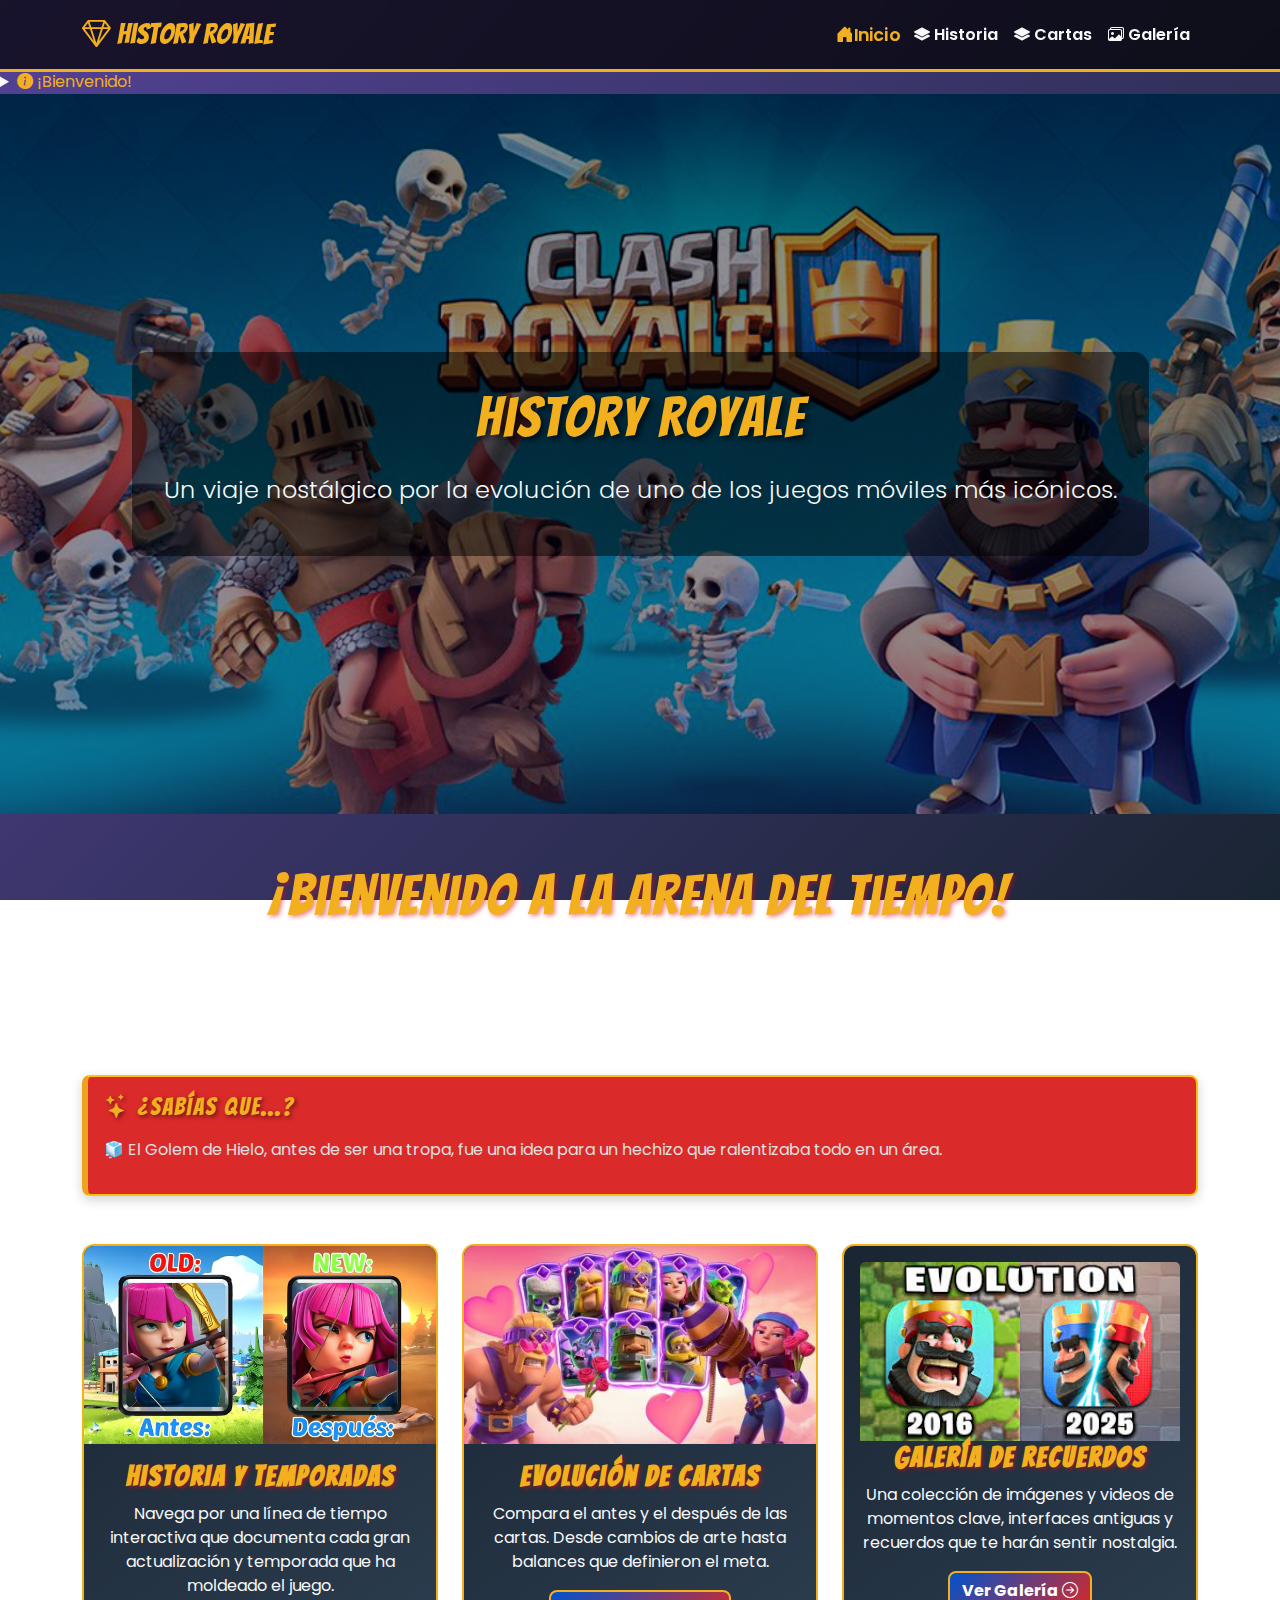
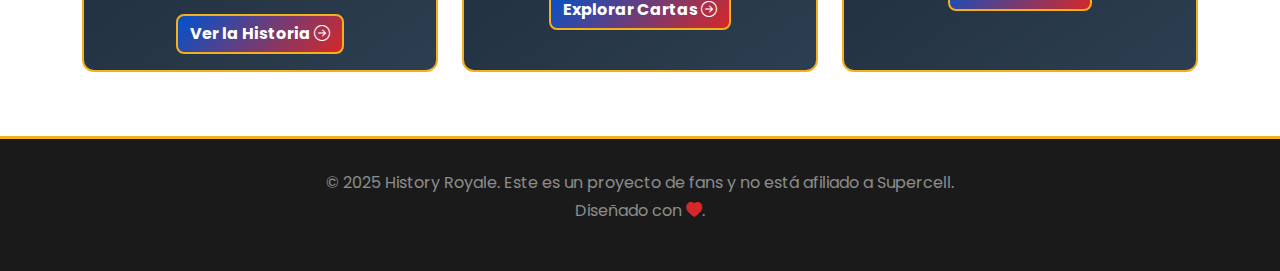
<file: index.html>
<!DOCTYPE html>
<html lang="es">
<head>
    <meta charset="UTF-8">
    <title>History Royale - La Evolución del Juego</title>
    
    <!-- Bootstrap CSS -->
    <link href="https://cdn.jsdelivr.net/npm/bootstrap@5.3.3/dist/css/bootstrap.min.css" rel="stylesheet">
    
    <!-- Bootstrap Icons -->
    <link rel="stylesheet" href="https://cdn.jsdelivr.net/npm/bootstrap-icons@1.11.3/font/bootstrap-icons.min.css">
    
    <!-- Google Fonts -->
    <link rel="preconnect" href="https://fonts.googleapis.com">
    <link rel="preconnect" href="https://fonts.gstatic.com" crossorigin>
    <link href="https://fonts.googleapis.com/css2?family=Bangers&family=Poppins:wght@400;600&display=swap" rel="stylesheet">

    <link rel="stylesheet" href="clash.css">
</head>
<body>
    <details>
        <summary> 
              <i class="bi bi-info-circle-fill text-gold"></i> <span class="text-gold">¡Bienvenido!</span>
          
         </summary>
        <p>
        <i class ="bi bi-gem text-gold text-gold"></i> <span class="text-gold">Explora las secciones de Historia, Cartas y Galería para descubrir la evolución de Clash Royale(Ponganos 10 Teacher<i class="bi bi-heart-fill heart-red"></i>).</span>
        </p>
    </summary>
</details>
 
    <!-- Barra de navegación: enlaces principales del sitio (Inicio, Historia, Cartas, Galería) -->
    <nav class="navbar navbar-expand-lg navbar-dark fixed-top">
        <div class="container">
            <a class="navbar-brand" href="index.html"><i class="bi bi-gem"></i> History Royale</a>
            <button class="navbar-toggler" type="button" data-bs-toggle="collapse" data-bs-target="#navbarNav" aria-controls="navbarNav" aria-expanded="false" aria-label="Toggle navigation">
                <span class="navbar-toggler-icon"></span>
            </button>
            <div class="collapse navbar-collapse" id="navbarNav">
                <ul class="navbar-nav ms-auto">
                    <li class="nav-item">

                        <!-- Enlace principal: vuelve a la página de inicio -->
                        <a class="nav-link active" aria-current="page" href="index.html"><i class="bi bi-house-door-fill"></i>Inicio</a>
                    </li>
                    <li class="nav-item">
                        <a class="nav-link" href="history.html"><i class="bi bi-layers-fill"></i> Historia</a>
                    </li>
                    <li class="nav-item">
                        <a class="nav-link" href="cards.html"><i class="bi bi-layers-fill"></i> Cartas</a>
                    </li>
                    <li class="nav-item">
                        <a class="nav-link" href="gallery.html"><i class="bi bi-images"></i> Galería</a>
                    </li>
                    <li class="nav-item">
                    </li>
                </ul>
            </div>
        </div>
    </nav>

    <header class="static-hero">
        <div class="hero-content">
            <h1 class="display-3">History Royale</h1>
            <p class="lead">Un viaje nostálgico por la evolución de uno de los juegos móviles más icónicos.</p>
        </div>
    </header>
    
    <main class="container my-5">
        
        <!-- Sección de Introducción -->
        <section class="text-center mb-5">
            <h2 class="display-4">¡Bienvenido a la Arena del Tiempo!</h2>
            <p class="lead text-white-50">
                Este es un espacio para veteranos y nuevos jugadores. Aqui podras explorar la fascinante historia de Clash Royale desde sus inicios,
                observa la transformación de tus cartas favoritas y revive momentos o eventos inolvidables en nuestra galería.
            </p>
        </section>

        <!-- Alerta de Novedad -->
        <div id="funFactAlert" class="alert alert-warning border-2 border-warning alert-custom fun-fact-alert fun-color-0" role="alert">
                    <h4 class="alert-heading bangers-font"><i class="bi bi-stars"></i> ¿Sabías que...?</h4>
                    <p id="funFactText">El Golem de Hielo, antes de ser una tropa, fue una idea para un hechizo que ralentizaba todo en un área. ¡La evolución de las ideas es parte del juego!</p>
                </div>

        <!-- Secciones de Contenido -->
        <section class="mt-5">
            <div class="row g-4">
                <!-- Columna 1: Historia -->
                <div class="col-lg-4 col-md-6">
                    <div class="card card-royale h-100">
                        <img src="imagenes/4.jpg" class="card-img-top" alt="Historia del Juego">
                        <div class="card-body text-center">
                            <h3 class="card-title">Historia y Temporadas</h3>
                            <p class="card-text">Navega por una línea de tiempo interactiva que documenta cada gran actualización y temporada que ha moldeado el juego.</p>
                                    <!-- Botón: abre la página de Historia en una nueva pestaña -->
                                    <a href="history.html" class="btn btn-royale" target="_blank" rel="noopener">Ver la Historia <i class="bi bi-arrow-right-circle"></i></a>
                        </div>
                    </div>
                </div>

             
                <div class="col-lg-4 col-md-6">
                    <div class="card card-royale h-100">
                        <img src="imagenes/5.jpg" alt="Evolución de Cartas">
                        <div class="card-body text-center">
                            <h3 class="card-title">Evolución de Cartas</h3>
                            <p class="card-text">Compara el antes y el después de las cartas. Desde cambios de arte hasta balances que definieron el meta.</p>
                            <a href="cards.html" class="btn btn-royale">Explorar Cartas <i class="bi bi-arrow-right-circle"></i></a>
                        </div>
                    </div>
                </div>

                <!-- Columna 3: Galería -->
                <div class="col-lg-4 col-md-12">
                    <div class="card card-royale h-100">
                        <div class="card-body text-center">
                            <img src="imagenes/6.jpg" class="card-img-top" alt="Galería de Recuerdos">
                            <h3 class="card-title">Galería de Recuerdos</h3>
                            <p class="card-text">Una colección de imágenes y videos de momentos clave, interfaces antiguas y recuerdos que te harán sentir nostalgia.</p>
                            <a href="gallery.html" class="btn btn-royale">Ver Galería <i class="bi bi-arrow-right-circle"></i></a>
                    </div>
                </div>
            </div>
        </section>
        
    </main>

    <!-- Footer  -->
    
   <footer class="text-center text-white-50">
        <div class="container">
            <p class="mb-1">&copy; 2025 History Royale. Este es un proyecto de fans y no está afiliado a Supercell.</p>
            <p>Diseñado con <i class="bi bi-heart-fill heart-red"></i>.</p>
        </div>
    </footer>

    <!-- Script para Datos Curiosos Dinámicos -->
    <script>
        // Datos curiosos (lista limpia)
        const funFacts = [
            "El Golem de Hielo, antes de ser una tropa, fue una idea para un hechizo que ralentizaba todo en un área.",
            "El sonido del P.E.K.K.A. al desplegarse ('Butterfly') fue elegido por un concurso en Facebook.",
            "En las primeras versiones del juego, el elixir se regeneraba más lentamente.",
            "La carta del Tronco es la única legendaria que se inspiró en una queja de la comunidad sobre los barriles de duendes.",
            "Originalmente, el Mago Eléctrico iba a ser una carta épica llamada 'Zap Wizard'.",
            "En los archivos del juego se comenta que el Minero y el Gran Minero son calvos y por eso llevan casco.",
            "Mago de Hielo: Sus líneas de voz están en finlandés, el idioma natal de Supercell.",
            "Curandera Guerrera: En la historia del juego, las Curanderas Guerreras son ciegas, aunque esto no parece afectarles en la batalla.",
            "Aunque parezca raro, todos los esqueletos del ejército tienen nombre. Estos nombres son: Larry (El más famoso), Harry, Gerry , Mary, Barry, Cherry, Karrie, Faerie, Scary, Sherry, Gary, McClary, Huckleberry, Doot (Este es especial y se le conoce por ser el que toca la trompeta en algunas referencias de la comunidad)."
        ];

        // Emojis 
        const emojis = [
            "🧊", // Golem de Hielo
            "🎧", // P.E.K.K.A. / sonido
            "⛽", // Elixir / regeneración
            "🌲", // Tronco
            "⚡", // Mago Eléctrico
            "⛏️", // Minero
            "❄️", // Mago de Hielo voz
            "🩹", // Curandera Guerrera
            "💀"  // Esqueletos 
        ];

        // Paleta (mapea a clases CSS ya definidas en clash.css). Añadir/quitar colores allí si quieres cambiar la paleta.
        const colors = ['fun-color-0','fun-color-1','fun-color-2','fun-color-3','fun-color-4'];

        // Intervalo en segundos 
        const intervalSeconds = 7;

        let factIndex = 0;
        const funFactElement = document.getElementById('funFactText');
        const alertEl = document.getElementById('funFactAlert');

        // (texto + emoji + color)
        function applyFact(index){
            if (!funFactElement || !alertEl) return;
            // Poner emoji y texto
            funFactElement.textContent = `${emojis[index]} ${funFacts[index]}`;

            // Cambiar clase de color
            const toRemove = Array.from(alertEl.classList).filter(c => c.startsWith('fun-color-'));
            if (toRemove.length) alertEl.classList.remove(...toRemove);
            alertEl.classList.add(colors[index % colors.length]);
        }

        // Muestra el siguiente funfact 
        function showNextFact(){
            factIndex = (factIndex + 1) % funFacts.length;
            applyFact(factIndex);
        }

        // Inicializar mostrando el primer funfact (index 0) con su emoji y color
        applyFact(factIndex);

        // Iniciar intervalo
        setInterval(showNextFact, intervalSeconds * 1000);
    </script>
</body>
</html>
</file>
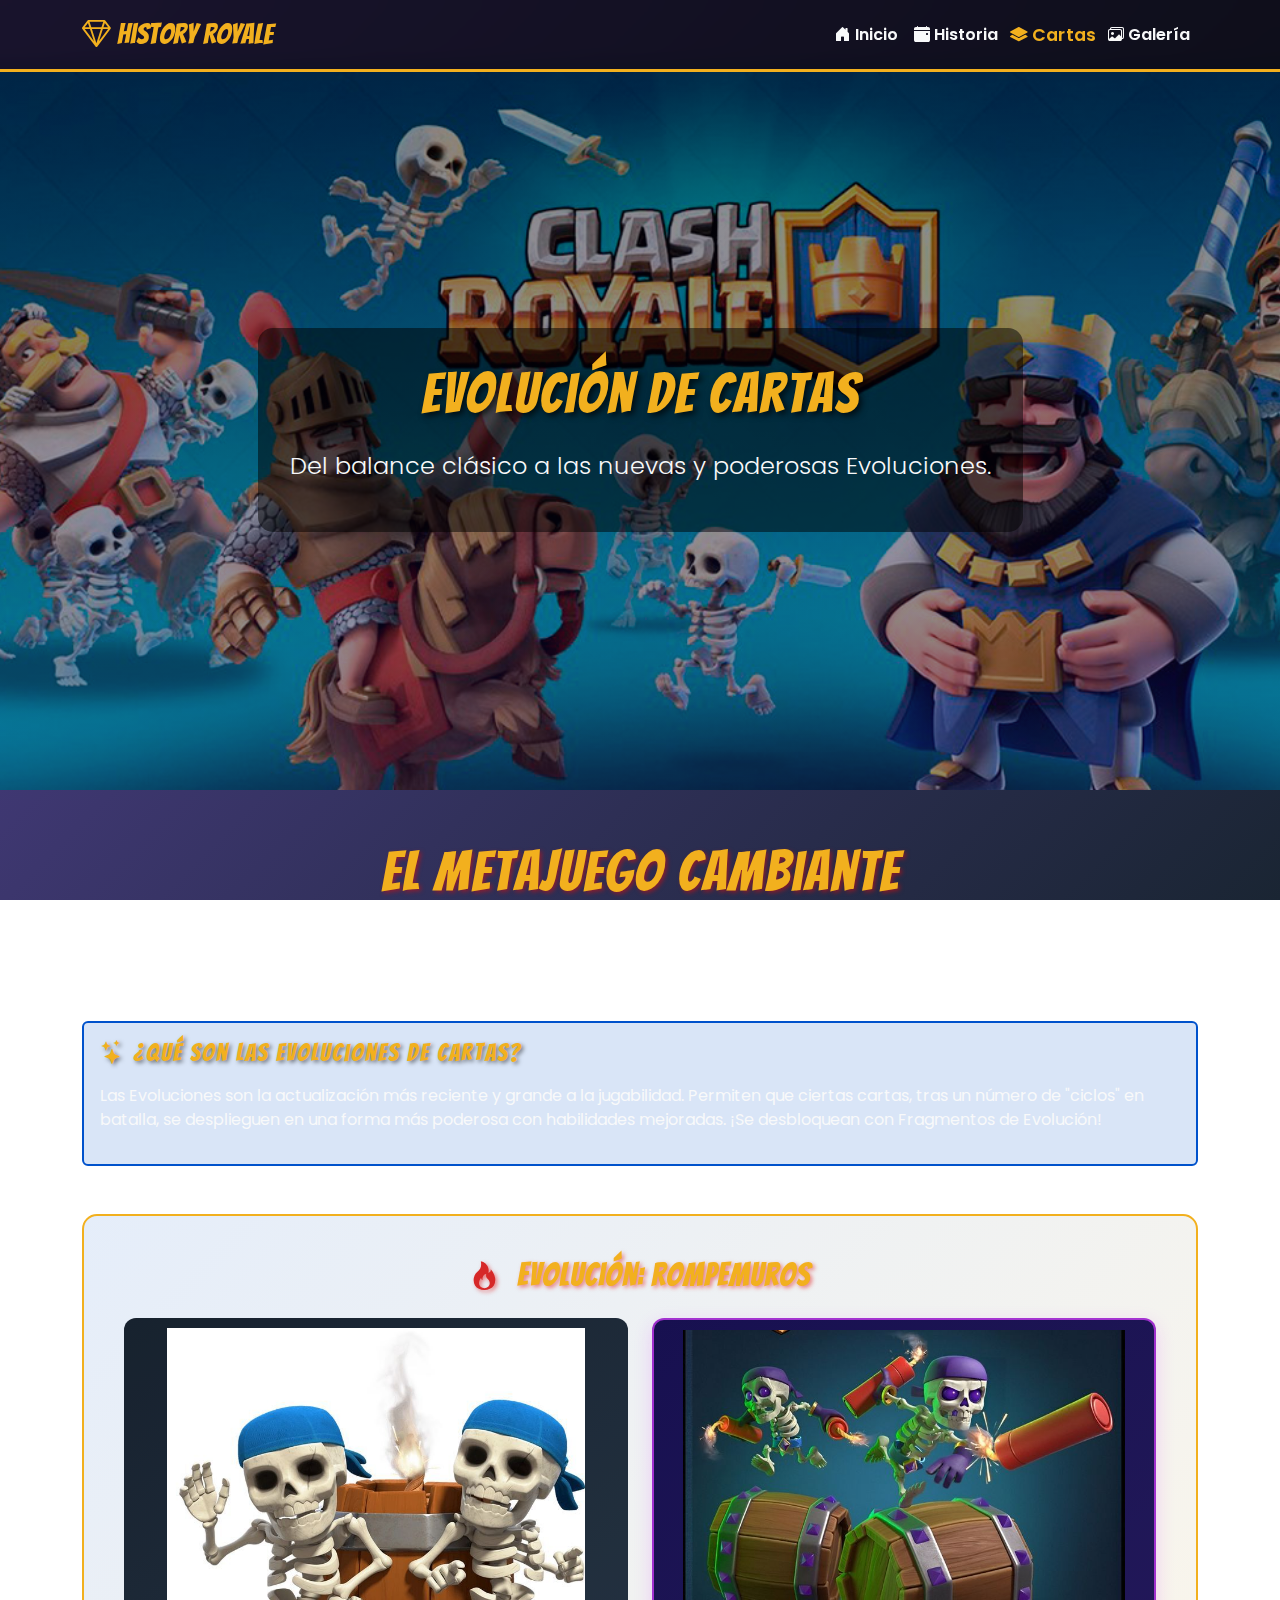
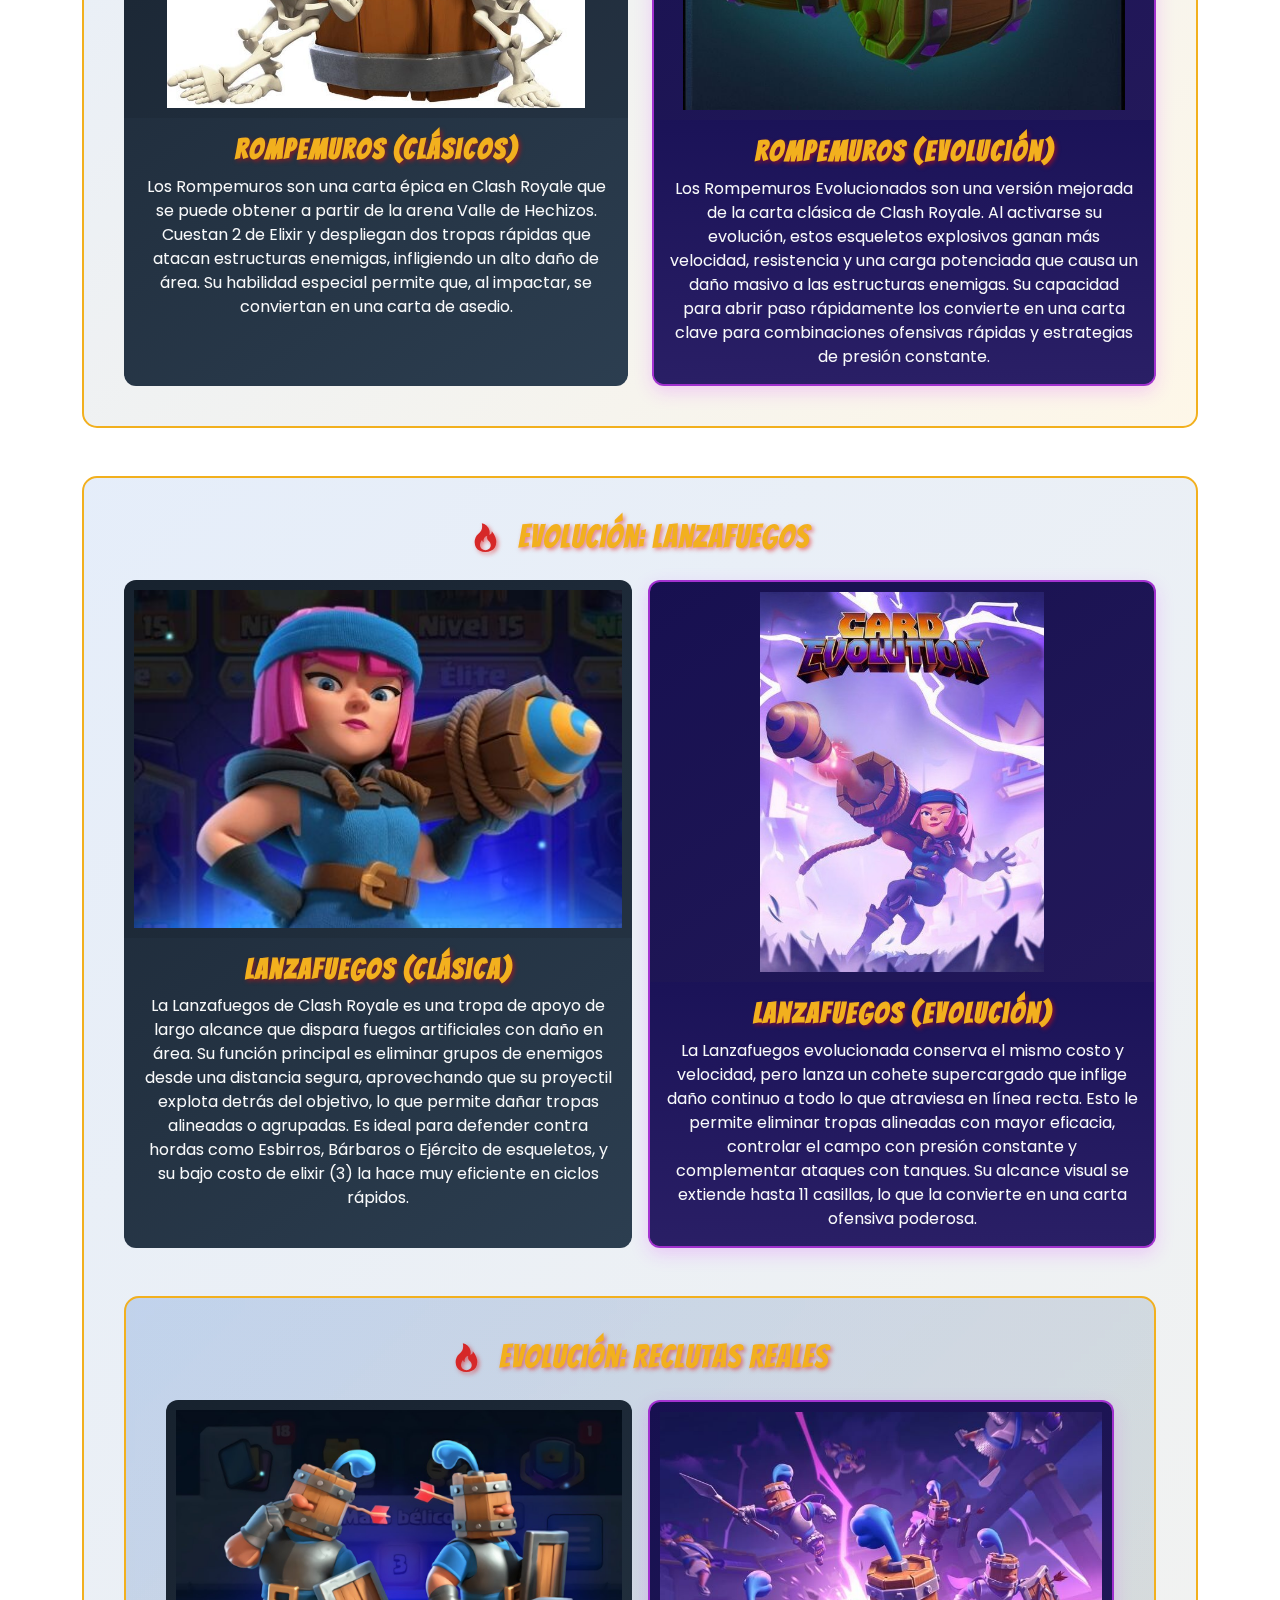
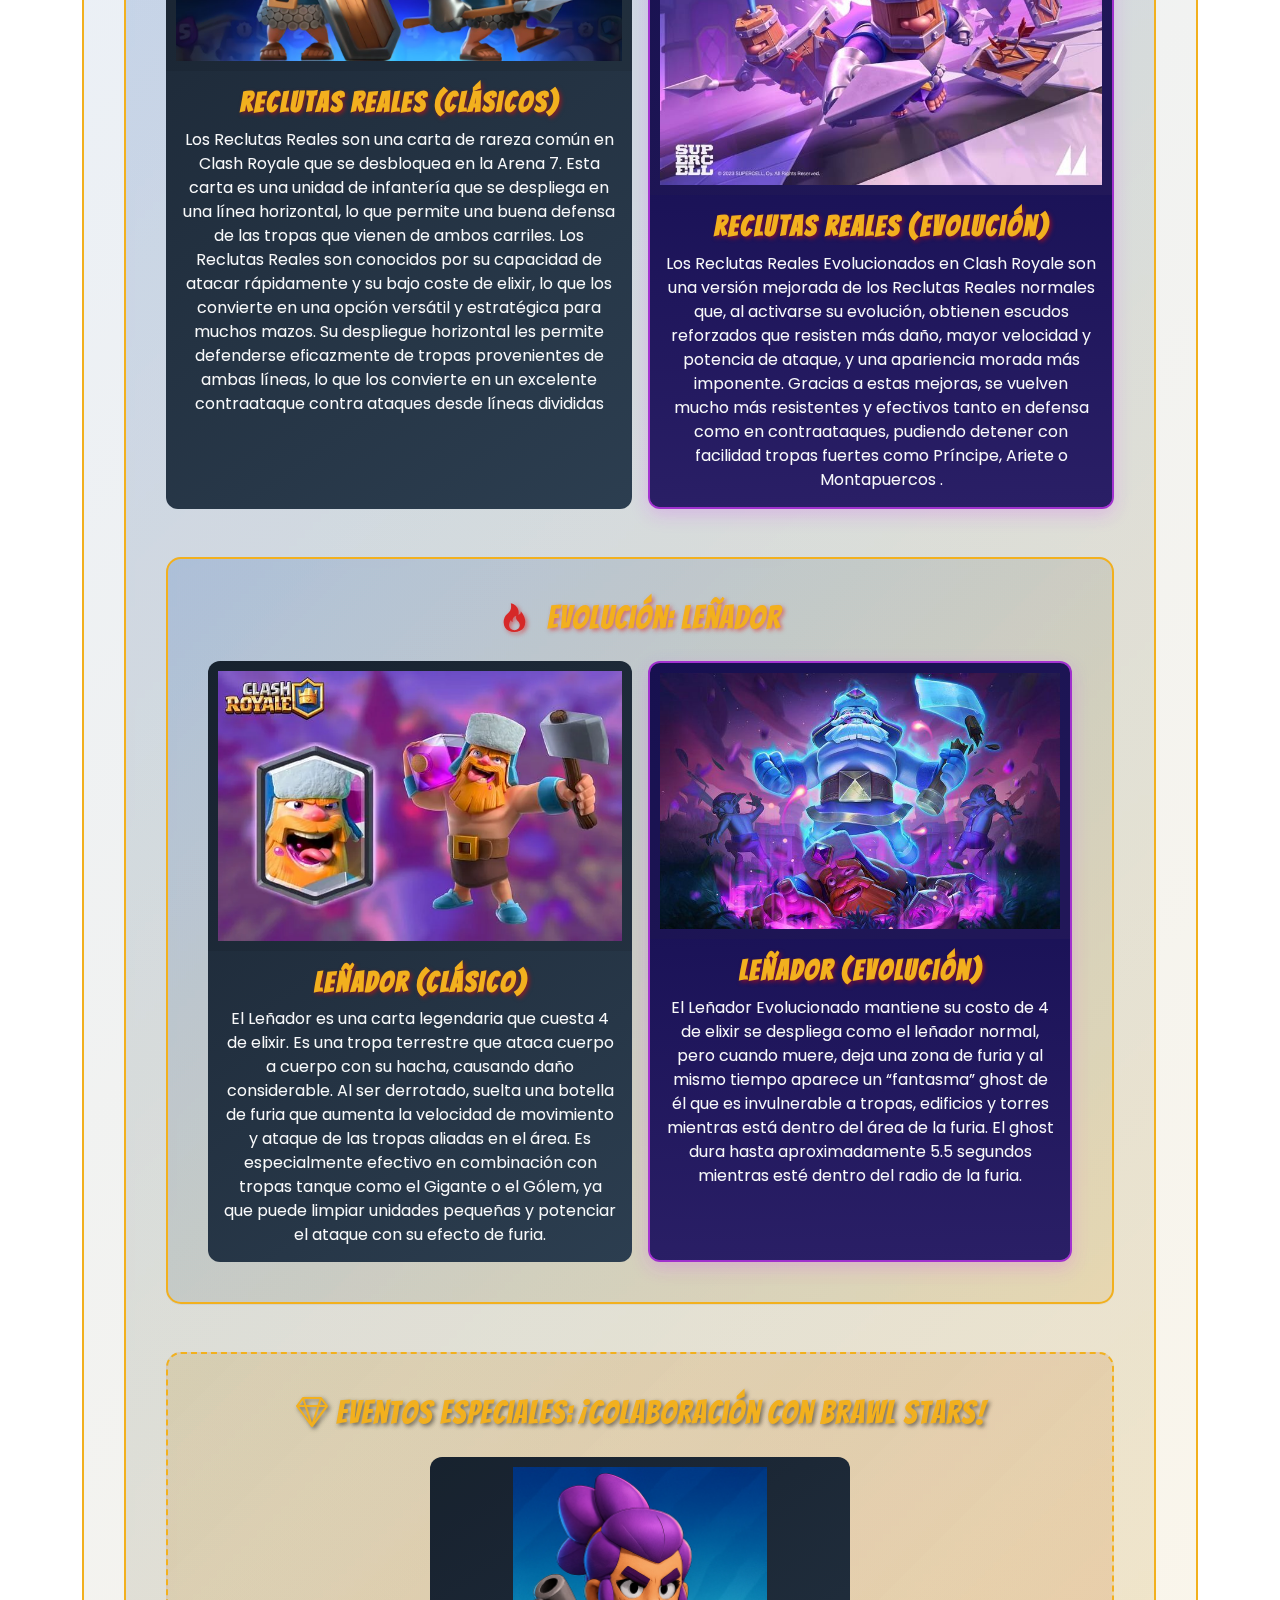
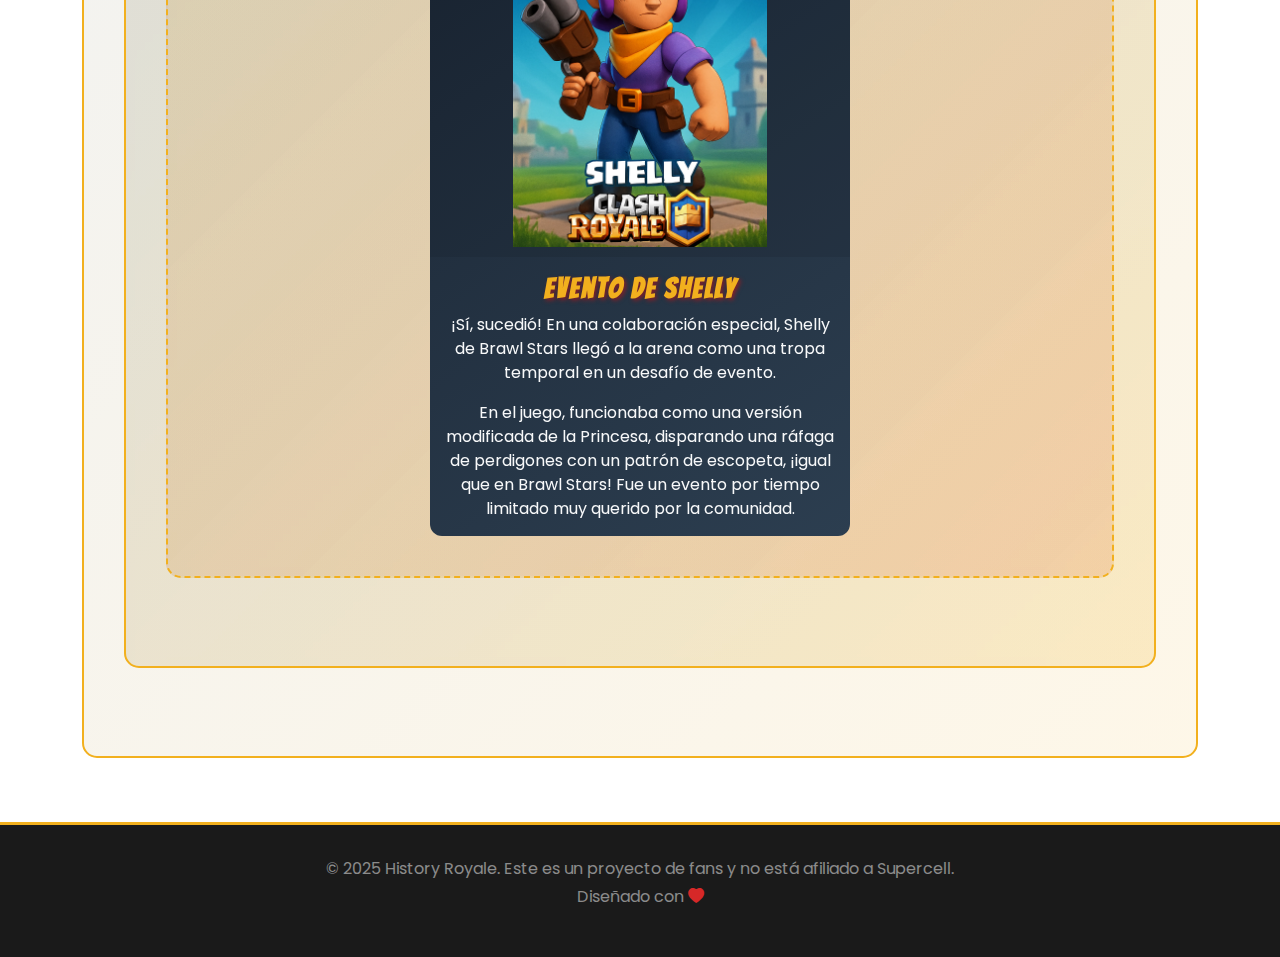
<file: cards.html>
<!DOCTYPE html>
<!--
    PÁGINA DE EVOLUCIÓN DE CARTAS - History Royale
    Descripción: Comparación de cartas antes y después, incluyendo evoluciones
-->
<html lang="es">
<head>
    <meta charset="UTF-8">
    <title>History Royale - Evolución de Cartas</title>

    <!-- Bootstrap CSS -->
    <link href="https://cdn.jsdelivr.net/npm/bootstrap@5.3.3/dist/css/bootstrap.min.css" rel="stylesheet">
    <!-- Bootstrap Icons -->
    <link rel="stylesheet" href="https://cdn.jsdelivr.net/npm/bootstrap-icons@1.11.3/font/bootstrap-icons.min.css">
    <!-- Google Fonts -->
    <link rel="preconnect" href="https://fonts.googleapis.com">
    <link rel="preconnect" href="https://fonts.gstatic.com" crossorigin>
    <link href="https://fonts.googleapis.com/css2?family=Bangers&family=Poppins:wght@400;600&display=swap" rel="stylesheet">

    <link rel="stylesheet" href="clash.css">
</head>
<body>
    <!-- Navegación principal: accesos a Inicio, Historia, Cartas y Galería -->
    <nav class="navbar navbar-expand-lg navbar-dark fixed-top">
        <div class="container">
            <a class="navbar-brand" href="index.html"><i class="bi bi-gem"></i> History Royale</a>
            <button class="navbar-toggler" type="button" data-bs-toggle="collapse" data-bs-target="#navbarNav" aria-controls="navbarNav" aria-expanded="false" aria-label="Toggle navigation">
                <span class="navbar-toggler-icon"></span>
            </button>
            <div class="collapse navbar-collapse" id="navbarNav">
                <ul class="navbar-nav ms-auto">
                    <li class="nav-item">
                        <a class="nav-link" href="index.html"><i class="bi bi-house-door-fill"></i> Inicio</a>
                    </li>
                    <li class="nav-item">
                        <a class="nav-link" href="history.html"><i class="bi bi-calendar-event-fill"></i> Historia</a>
                    </li>
                    <li class="nav-item">
                        <a class="nav-link active" aria-current="page" href="cards.html"><i class="bi bi-layers-fill"></i> Cartas</a>
                    </li>
                    <li class="nav-item">
                        <a class="nav-link" href="gallery.html"><i class="bi bi-images"></i> Galería</a>
                    </li>
                </ul>
            </div>
        </div>
    </nav>

    <header class="static-hero">
        <div class="hero-content">
            <h1 class="display-3">Evolución de Cartas</h1>
            <p class="lead">Del balance clásico a las nuevas y poderosas Evoluciones.</p>
        </div>
    </header>

    <main class="container my-5">
        
        <section class="text-center mb-5">
            <h2 class="display-4">El Metajuego Cambiante</h2>
            <p class="lead text-white-50">
                Las cartas son el corazón de Clash Royale. A lo largo de los años, no solo han recibido cambios de balance, sino también rediseños visuales y, más recientemente, la mecánica de <strong class_evolution="text-white">Evoluciones</strong>.
            </p>
        </section>

        <div class="alert alert-info border-2 border-info alert-info-soft" role="alert">
            <h4 class="alert-heading bangers-font"><i class="bi bi-stars"></i> ¿Qué son las Evoluciones de Cartas?</h4>
            <p>Las Evoluciones son la actualización más reciente y grande a la jugabilidad. Permiten que ciertas cartas, tras un número de "ciclos" en batalla, se desplieguen en una forma más poderosa con habilidades mejoradas. ¡Se desbloquean con Fragmentos de Evolución!</p>
        </div>

        <section class="evolution-spotlight my-5">
            <h2 class="text-center mb-4"><i class="bi bi-fire icon-highlight"></i> Evolución: Rompemuros</h2>
            <div class="row g-4">
                <div class="col-md-6">
            <div class="card card-royale h-100">
                <!-- Imagen de la carta: arte representativo de la carta clásica -->
                <img src="imagenes/9.jpg" class="card-img-top" alt="Los Rompemuros">
                        <div class="card-body text-center">
                            <h3 class="card-title">Rompemuros (Clásicos)</h3>
                            <p class="card-text">Los Rompemuros son una carta épica en Clash Royale que se puede obtener a partir de la arena Valle de Hechizos. Cuestan 2 de Elixir y despliegan dos tropas rápidas que atacan estructuras enemigas, infligiendo un alto daño de área. Su habilidad especial permite que, al impactar, se conviertan en una carta de asedio.</p>
                        </div>
                    </div>
                </div>
                <div class="col-md-6">
                    <div class="card card-royale card-evolved h-100">
                        <!-- Imagen de la carta evolucionada: muestra cómo cambia el arte al evolucionar -->
                        <img src="imagenes/10.jpg" class="card-img-top" alt="Bárbaros Evolucionados">
                        <div class="card-body text-center">
                            <h3 class="card-title">Rompemuros  (Evolución)</h3>
                            <p class="card-text">Los Rompemuros Evolucionados son una versión mejorada de la carta clásica de Clash Royale. Al activarse su evolución, estos esqueletos explosivos ganan más velocidad, resistencia y una carga potenciada que causa un daño masivo a las estructuras enemigas. Su capacidad para abrir paso rápidamente los convierte en una carta clave para combinaciones ofensivas rápidas y estrategias de presión constante.</p>
                        </div>
                    </div>
                </div>
            </div>
        </section>

        <section class="evolution-spotlight my-5">
            <h2 class="text-center mb-4"><i class="bi bi-fire icon-highlight"></i> Evolución: Lanzafuegos</h2>
            <div class="row g-3">
                <div class="col-md-6">
                    <div class="card card-royale h-100">
                        <img src="imagenes/2.1.jpg" class="card-img-top" alt="Lanzafuegos Clásica">
                        <div class="card-body text-center">
                            <h3 class="card-title">Lanzafuegos (Clásica)</h3>
                            <p class="card-text">La Lanzafuegos de Clash Royale es una tropa de apoyo de largo alcance que dispara fuegos artificiales con daño en área.
                                 Su función principal es eliminar grupos de enemigos desde una distancia segura, aprovechando que su proyectil explota detrás del objetivo, lo que permite dañar tropas alineadas o agrupadas. 
                                 Es ideal para defender contra hordas como Esbirros, Bárbaros o Ejército de esqueletos, y su bajo costo de elixir (3) la hace muy eficiente en ciclos rápidos.</p>
                        </div>
                    </div>
                </div>
                <div class="col-md-6">
                    <div class="card card-royale card-evolved h-100">
                        <img src="imagenes/3.jpg" class="card-img-top" alt="Lanzafuegos Evolucionada">
                        <div class="card-body text-center">
                            <h3 class="card-title">Lanzafuegos (Evolución)</h3>
                            <p class="card-text">La Lanzafuegos evolucionada conserva el mismo costo y velocidad, pero lanza un cohete supercargado que inflige daño continuo a todo lo que atraviesa en línea recta. 
                                Esto le permite eliminar tropas alineadas con mayor eficacia, controlar el campo con presión constante y complementar ataques con tanques. Su alcance visual se extiende hasta 11 casillas, lo que la convierte en una carta ofensiva poderosa.</p>
                        </div>
                    </div>
                </div>
            </div>
            <section class="evolution-spotlight my-5">
            <h2 class="text-center mb-4"><i class="bi bi-fire icon-highlight"></i> Evolución: Reclutas Reales</h2>
            <div class="row g-3">
                <div class="col-md-6">
                    <div class="card card-royale h-100">
                        <img src="imagenes/11.jpg" class="card-img-top" alt="Reclutas reales (Clásicos)">
                        <div class="card-body text-center">
                            <h3 class="card-title">Reclutas reales (Clásicos)</h3>
                            <p class="card-text">Los Reclutas Reales son una carta de rareza común en Clash Royale que se desbloquea en la Arena 7. Esta carta es una unidad de infantería que se despliega en una línea horizontal, lo que permite una buena defensa de las tropas que vienen de ambos carriles. 
                                Los Reclutas Reales son conocidos por su capacidad de atacar rápidamente y su bajo coste de elixir, lo que los convierte en una opción versátil y estratégica para muchos mazos. 
                                Su despliegue horizontal les permite defenderse eficazmente de tropas provenientes de ambas líneas, lo que los convierte en un excelente contraataque contra ataques desde líneas divididas</p>
                        </div>
                    </div>
                </div>
                <div class="col-md-6">
                    <div class="card card-royale card-evolved h-100">
                        <img src="imagenes/12.jpg" class="card-img-top" alt="Reclutas reales Evolucionados">
                        <div class="card-body text-center">
                            <h3 class="card-title">Reclutas reales (Evolución)</h3>
                            <p class="card-text">Los Reclutas Reales Evolucionados en Clash Royale son una versión mejorada de los Reclutas Reales normales que, al activarse su evolución, obtienen escudos reforzados que resisten más daño, mayor velocidad y potencia de ataque, y una apariencia morada más imponente. 
                                Gracias a estas mejoras, se vuelven mucho más resistentes y efectivos tanto en defensa como en contraataques, pudiendo detener con facilidad tropas fuertes como Príncipe, Ariete o Montapuercos .</p>
                        </div>
                    </div>
                </div>
            </div>
               <section class="evolution-spotlight my-5">
            <h2 class="text-center mb-4"><i class="bi bi-fire icon-highlight"></i> Evolución: Leñador</h2>
            <div class="row g-3">
                <div class="col-md-6">
                    <div class="card card-royale h-100">
                        <img src="imagenes/14.jpg" class="card-img-top" alt="Leñador Clásico">
                        <div class="card-body text-center">
                            <h3 class="card-title">Leñador (Clásico)</h3>
                            <p class="card-text">El Leñador es una carta legendaria que cuesta 4 de elixir. Es una tropa terrestre que ataca cuerpo a cuerpo con su hacha, causando daño considerable. Al ser derrotado, suelta una botella de furia que aumenta la velocidad de movimiento y ataque de las tropas aliadas en el área. Es especialmente efectivo en combinación con tropas tanque como el Gigante o el Gólem, ya que puede limpiar unidades pequeñas y potenciar el ataque con su efecto de furia.</p>
                        </div>
                    </div>
                </div>
                <div class="col-md-6">
                    <div class="card card-royale card-evolved h-100">
                        <img src="imagenes/13.jpg" class="card-img-top" alt="Leñador Evolucionado">
                        <div class="card-body text-center">
                            <h3 class="card-title">Leñador (Evolución)</h3>
                            <p class="card-text">El Leñador Evolucionado mantiene su costo de 4 de elixir se despliega como el leñador normal, pero cuando muere, deja una zona de furia y al mismo tiempo aparece un “fantasma” ghost de él que es invulnerable a tropas, edificios y torres mientras está dentro del área de la furia. 
                                El ghost dura hasta aproximadamente 5.5 segundos mientras esté dentro del radio de la furia.</p>
                        </div>
                    </div>
                </div>
            </div>
        </section>
        <div>
        </div>
        <section class="special-event-spotlight my-5">
            <h2 class="text-center mb-4 bangers-font text-gold"><i class="bi bi-gem"></i> Eventos Especiales: ¡Colaboración con Brawl Stars!</h2>
            <div class="row justify-content-center">
                <div class="col-lg-6 col-md-8">
                    <div class="card card-royale h-100">
                        <img src="imagenes/7.jpg" class="card-img-top" alt="Evento de Shelly de Brawl Stars">
                        <div class="card-body text-center">
                            <h3 class="card-title">Evento de Shelly</h3>
                            <p class="card-text">
                                ¡Sí, sucedió! En una colaboración especial, Shelly de Brawl Stars llegó a la arena como una tropa temporal en un desafío de evento.
                            </p>
                            <p class="card-text">
                                En el juego, funcionaba como una versión modificada de la Princesa, disparando una ráfaga de perdigones con un patrón de escopeta, ¡igual que en Brawl Stars! Fue un evento por tiempo limitado muy querido por la comunidad.
                            </p>
                        </div>
                    </div>
                </div>
            </div>
        </section>
        
    </main>

    <footer class="text-center text-white-50">
        <div class="container">
            <p class="mb-1">&copy; 2025 History Royale. Este es un proyecto de fans y no está afiliado a Supercell.</p>
            <p>Diseñado con <i class="bi bi-heart-fill heart-red"></i></p>
        </div>
    </footer>

    <!-- Bootstrap JS -->
    <script src="https://cdn.jsdelivr.net/npm/bootstrap@5.3.3/dist/js/bootstrap.bundle.min.js"></script>
</body>
</html>
</file>
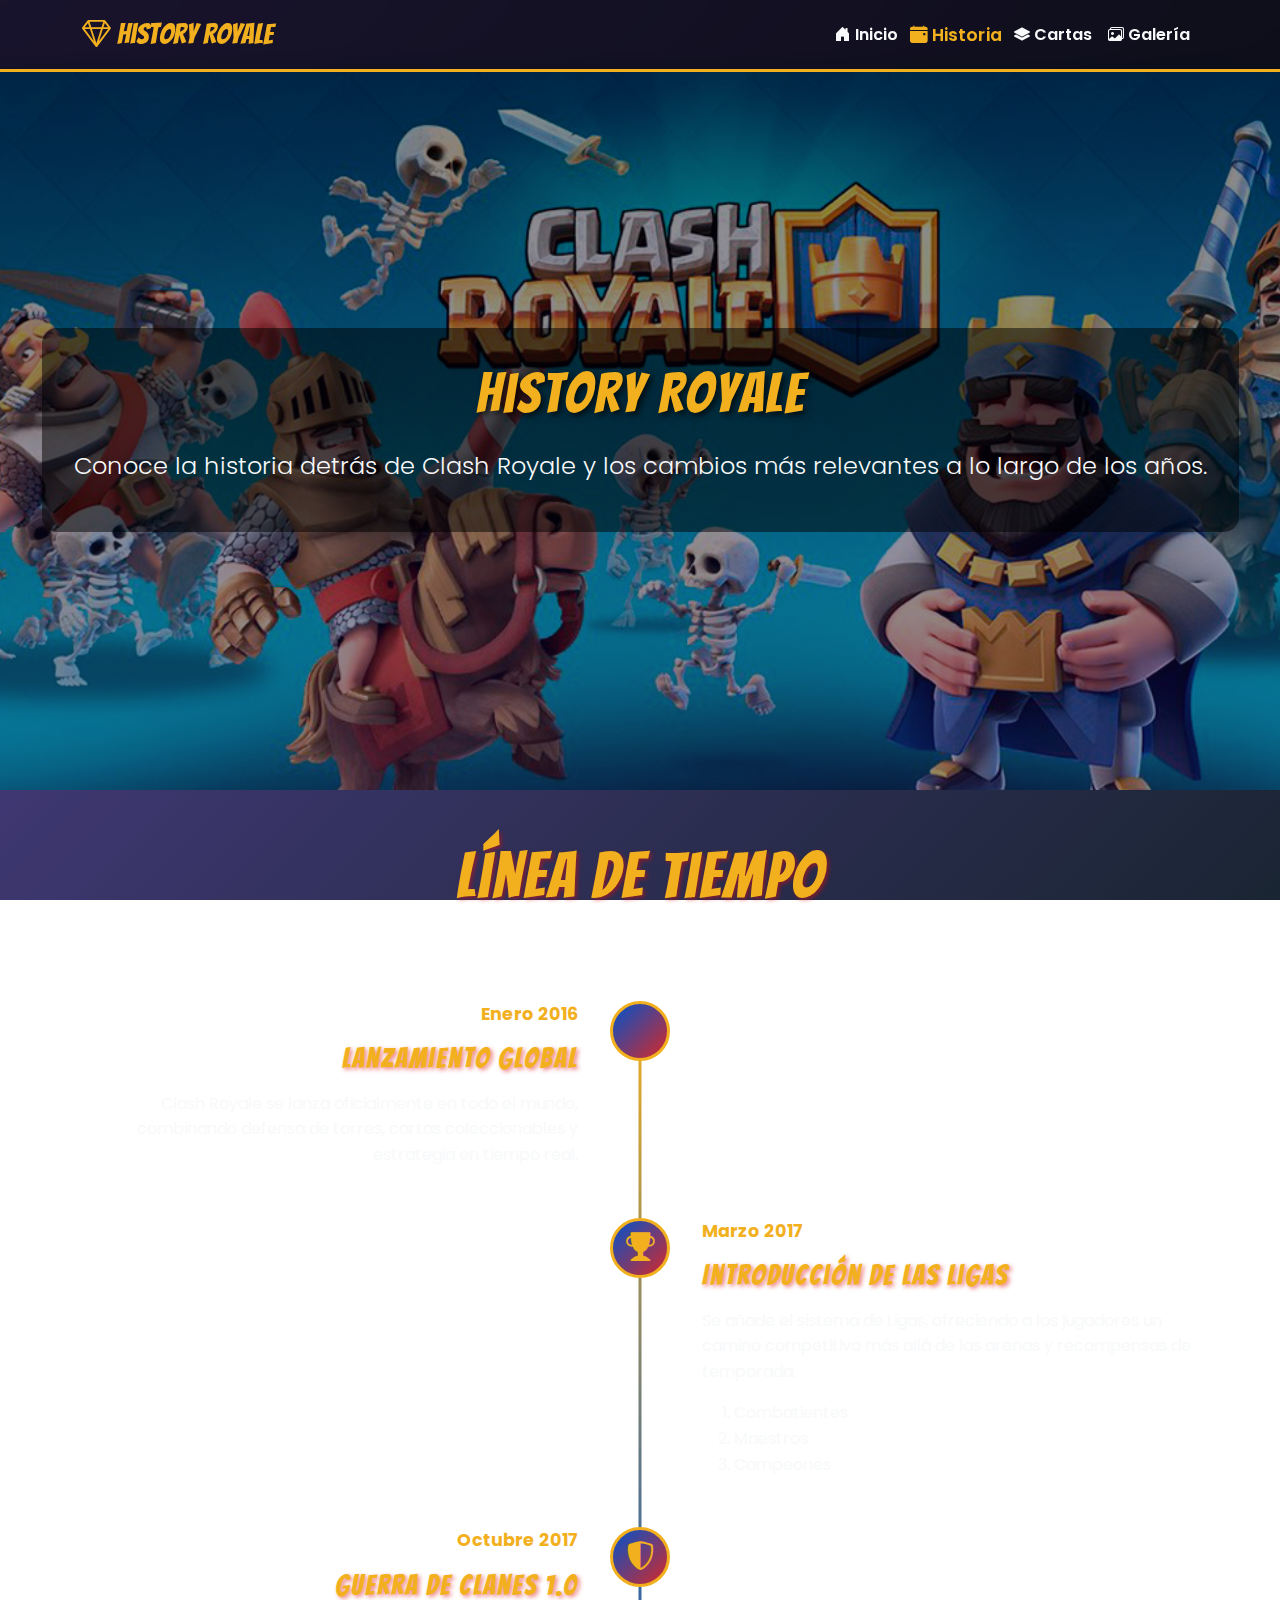
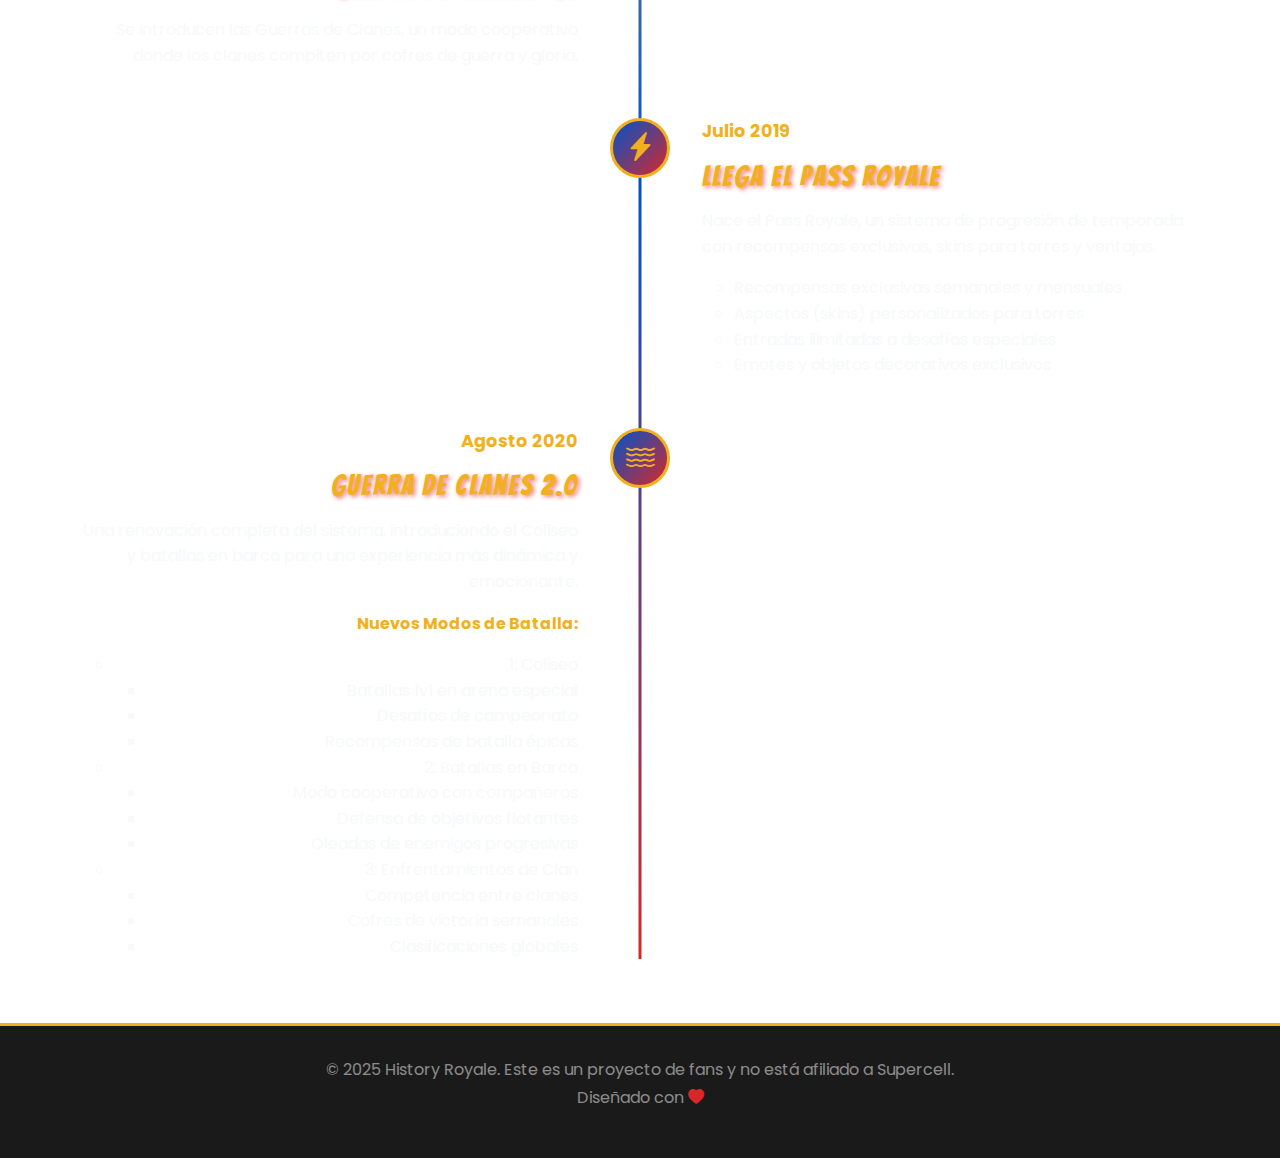
<file: history.html>
<!DOCTYPE html>
<!-- PÁGINA DE HISTORIA - History Royale
    Descripción: Línea de tiempo interactiva con eventos importantes de Clash Royale-->
<html lang="es">
<head>
    <meta charset="UTF-8">
    <meta name="viewport" content="width=device-width, initial-scale=1.0">
    <title>Historia - History Royale</title>
    
    <!-- Bootstrap CSS -->
    <link href="https://cdn.jsdelivr.net/npm/bootstrap@5.3.3/dist/css/bootstrap.min.css" rel="stylesheet">
    
    <!-- Bootstrap Icons -->
    <link rel="stylesheet" href="https://cdn.jsdelivr.net/npm/bootstrap-icons@1.11.3/font/bootstrap-icons.min.css">
    
    <!-- Google Fonts -->
    <link rel="preconnect" href="https://fonts.googleapis.com">
    <link rel="preconnect" href="https://fonts.gstatic.com" crossorigin>
    <link href="https://fonts.googleapis.com/css2?family=Bangers&family=Poppins:wght@400;600&display=swap" rel="stylesheet">

    <!-- CSS personalizado  -->
    <link rel="stylesheet" href="clash.css">
</head>
<body>
<!-- Hero section con encabezado de la página -->
<header class="static-hero">
        <div class="hero-content">
            <h1 class="display-3">History Royale</h1>
            <p class="lead">Conoce la historia detrás de Clash Royale y los cambios más relevantes a lo largo de los años.</p>
        </div>
    </header>
    
    <!-- Barra de navegación: enlaces rápidos a secciones principales del sitio -->
    <nav class="navbar navbar-expand-lg navbar-dark fixed-top">
        <div class="container">
            <a class="navbar-brand" href="index.html"><i class="bi bi-gem"></i> History Royale</a>
            
            <!-- Menú navegación -->
            <div class="collapse navbar-collapse" id="navbarNav">
                <ul class="navbar-nav ms-auto">
                    <!-- Enlace interno a página de inicio -->
                    <li class="nav-item">
                        <a class="nav-link" href="index.html"><i class="bi bi-house-door-fill"></i> Inicio</a>
                    </li>
                    <!-- Enlace actual -->
                    <li class="nav-item">
                        <a class="nav-link active" aria-current="page" href="history.html"><i class="bi bi-calendar-event-fill"></i> Historia</a>
                    </li>
                    <!-- Enlace interno a página de cartas -->
                    <li class="nav-item">
                        <a class="nav-link" href="cards.html"><i class="bi bi-layers-fill"></i> Cartas</a>
                    </li>
                    <!-- Enlace interno a página de galería -->
                    <li class="nav-item">
                        <a class="nav-link" href="gallery.html"><i class="bi bi-images"></i> Galería</a>
                    </li>
                </ul>
            </div>
        </div>
    </nav>


    <main class="container my-5">
        <!-- Sección de título y descripción -->
        <section class="text-center mb-5">
            <!-- Encabezado principal -->
            <h1 class="display-3">Línea de Tiempo</h1>
            <!-- Descripción de la sección -->
            <p class="lead text-white-50">Un recorrido por las actualizaciones y temporadas más importantes de Clash Royale.</p>
        </section>

        <!-- Lista de la línea de tiempo: cada elemento representa un evento o actualización importante -->
        <ul class="timeline">
            <!-- EVENTO 1: Lanzamiento Global -->
            <li class="timeline-item">
                <!-- Icono visual del evento en la línea -->
                <div class="timeline-icon"><i class="bi bi-rocket-launch-fill"></i></div>
                <!-- Contenedor del contenido del evento -->
                <div class="timeline-content">
                    <!-- Fecha del evento -->
                    <span class="timeline-date">Enero 2016</span>
                    <!-- Título del evento -->
                    <h3>Lanzamiento Global</h3>
                    <!-- Descripción del evento -->
                    <p>Clash Royale se lanza oficialmente en todo el mundo, combinando defensa de torres, cartas coleccionables y estrategia en tiempo real.</p>
                </div>
            </li>
            
            <!-- EVENTO 2: Introducción de las Ligas (navega para ver más detalles) -->
            <li class="timeline-item">
                <div class="timeline-icon"><i class="bi bi-trophy-fill"></i></div>
                <div class="timeline-content">
                    <span class="timeline-date">Marzo 2017</span>
                    <h3>Introducción de las Ligas</h3>
                    <p>Se añade el sistema de Ligas, ofreciendo a los jugadores un camino competitivo más allá de las arenas y recompensas de temporada.</p>
                    
                    <!-- LISTA ORDENADA: Las ligas principales en orden de rango -->
                    <ol>
                        <li>Combatientes</li>
                        <li>Maestros</li>
                        <li>Campeones</li>
                    </ol>
                </div>
            </li>
            
            <!-- EVENTO 3: Guerra de Clanes 1.0 (modo cooperativo introducido) -->
            <li class="timeline-item">
                <div class="timeline-icon"><i class="bi bi-shield-shaded"></i></div>
                <div class="timeline-content">
                    <span class="timeline-date">Octubre 2017</span>
                    <h3>Guerra de Clanes 1.0</h3>
                    <p>Se introducen las Guerras de Clanes, un modo cooperativo donde los clanes compiten por cofres de guerra y gloria.</p>
                </div>
            </li>            
            <!-- EVENTO 4: Llega el Pass Royale -->
            <li class="timeline-item">
                <div class="timeline-icon"><i class="bi bi-lightning-charge-fill"></i></div>
                <div class="timeline-content">
                    <span class="timeline-date">Julio 2019</span>
                    <h3>Llega el Pass Royale</h3>
                    <p>Nace el Pass Royale, un sistema de progresión de temporada con recompensas exclusivas, skins para torres y ventajas.</p>
                    
                    <!-- LISTA NO ORDENADA: Características principales del Pass -->
                    <ul>
                        <li>Recompensas exclusivas semanales y mensuales</li>
                        <li>Aspectos (skins) personalizados para torres</li>
                        <li>Entradas ilimitadas a desafíos especiales</li>
                        <li>Emotes y objetos decorativos exclusivos</li>
                    </ul>
                </div>
            </li>
            
            <!-- EVENTO 5: Guerra de Clanes 2.0 (renovación del modo con nuevas mecánicas) -->
            <li class="timeline-item">
                <div class="timeline-icon"><i class="bi bi-water"></i></div>
                <div class="timeline-content">
                    <span class="timeline-date">Agosto 2020</span>
                    <h3>Guerra de Clanes 2.0</h3>
                    <p>Una renovación completa del sistema, introduciendo el Coliseo y batallas en barco para una experiencia más dinámica y emocionante.</p>
                    
                    <!-- LISTA ANIDADA: Nuevas características con sub-características -->
                    <p class="mt-2"><strong class="text-gold">Nuevos Modos de Batalla:</strong></p>
                    <ul>
                        <li>
                            1: Coliseo
                            <!-- Sub-lista anidada -->
                            <ul>
                                <li>Batallas 1v1 en arena especial</li>
                                <li>Desafíos de campeonato</li>
                                <li>Recompensas de batalla épicas</li>
                            </ul>
                        </li>
                        <li>
                            2: Batallas en Barco
                            <!-- Otra sub-lista anidada -->
                            <ul>
                                <li>Modo cooperativo con compañeros</li>
                                <li>Defensa de objetivos flotantes</li>
                                <li>Oleadas de enemigos progresivas</li>
                            </ul>
                        </li>
                        <li>
                            3: Enfrentamientos de Clan
                            <!-- Tercera sub-lista anidada -->
                            <ul>
                                <li>Competencia entre clanes</li>
                                <li>Cofres de victoria semanales</li>
                                <li>Clasificaciones globales</li>
                            </ul>
                        </li>
                    </ul>
                </div>
            </li>
        </ul>
    </main>
    <footer class="text-center text-white-50">
        <div class="container">
            <p class="mb-1">&copy; 2025 History Royale. Este es un proyecto de fans y no está afiliado a Supercell.</p>
            <p>Diseñado con <i class="bi bi-heart-fill heart-red"></i></p>
        </div>
    </footer>

    <!-- Bootstrap JS Bundle - Necesario para interactividad -->
    <script src="https://cdn.jsdelivr.net/npm/bootstrap@5.3.3/dist/js/bootstrap.bundle.min.js"></script>
</body>
</html>
</file>
<file: clash.css>
:root {
    --cr-blue: #0052cc;        /* azul */
    --cr-gold: #f2b01e;        /* dorado */
    --cr-red: #d62828;         /* rojo */
    --cr-stone: #444;
    --cr-light-stone: #f8f9fa;
    --transition: 0.3s ease;
    --transition-slow: 0.4s ease;
}


/* VARIABLES Y COLORES DEL SITIO*/
:root {
    --cr-blue: #0052cc;        /* Azul principal de Clash Royale */
    --cr-gold: #f2b01e;        /* Dorado para detalles y bordes */
    --cr-red: #d62828;         /* Rojo para acentos */
    --cr-stone: #444;          /* Gris piedra para fondos */
    --cr-light-stone: #f8f9fa; /* Gris claro para textos */
    --transition: 0.3s ease;   /* Transición rápida */
    --transition-slow: 0.4s ease; /* Transición lenta */
}

/* ESTILOS GENERALES DEL SITIO*/
body {
    /* Fuente principal y fondo general */
    font-family: 'Poppins', sans-serif;
    background: linear-gradient(135deg, #544296, #1a2533);
    background-attachment: fixed;
    color: var(--cr-light-stone);
    padding-top: 70px; /* Espacio para la navbar fija */
}

/* Títulos principales y secundarios */
h1, h2, h3, h4, h5, h6 {
    font-family: 'Bangers', cursive;
    letter-spacing: 2px;
    color: var(--cr-gold);
    text-shadow: 2px 2px 4px rgba(226, 12, 12, 0.5);
}

/* Clase para aplicar la fuente Bangers a cualquier elemento */
.bangers-font {
    font-family: 'Bangers', cursive;
    letter-spacing: 2px;
    color: var(--cr-gold);
    text-shadow: 2px 2px 4px rgba(0, 0, 0, 0.5);
}


/* BARRA DE NAVEGACIÓN (NAVBAR) */
.navbar {
    /* Barra superior fija y semitransparente */
    background-color: rgba(0, 0, 0, 0.7);
    backdrop-filter: blur(10px);
    border-bottom: 3px solid var(--cr-gold);
}

.navbar-brand {
    /* Logo o nombre del sitio en la navbar */
    font-family: 'Bangers', cursive;
    font-size: 1.8rem;
    color: var(--cr-gold) !important;
}

.nav-link {
    /* Enlaces de navegación */
    color: var(--cr-light-stone) !important;
    font-weight: 600;
    transition: color var(--transition), transform var(--transition);
}

.nav-link:hover,
.nav-link.active {
    /* Efecto al pasar el mouse */
    color: var(--cr-gold) !important;
    transform: scale(1.1);
}


/* BOTONES  */
.btn-royale {
    /* Botón con gradiente y borde dorado */
    background: linear-gradient(135deg, var(--cr-blue), var(--cr-red));
    border: 2px solid var(--cr-gold);
    color: white;
    font-weight: 700;
    transition: all var(--transition);
    border-radius: 8px;
}

.btn-royale:hover {
    /* Efecto hover: invierte gradiente y resalta color */
    background: linear-gradient(135deg, var(--cr-red), var(--cr-blue));
    color: var(--cr-gold);
    transform: scale(1.05);
    box-shadow: 0 6px 16px rgba(242, 176, 30, 0.4);
}

/* PIE DE PÁGINA (FOOTER) */
footer {
    /* Fondo oscuro y borde dorado arriba */
    background-color: #1a1a1a;
    border-top: 3px solid var(--cr-gold);
    padding: 2rem 0;
    margin-top: 4rem;
}

/* Icono de corazón en el footer */
.heart-red { color: var(--cr-red); }


/* =============================
   TÍTULOS DE SECCIÓN Y LÍNEAS
   ============================= */
.section-title {
    /* Título destacado con línea decorativa */
    position: relative;
    padding-bottom: 20px;
    margin-bottom: 40px;
}

.section-title::after {
    /* Línea dorada debajo del título */
    content: '';
    position: absolute;
    bottom: 0;
    left: 50%;
    transform: translateX(-50%);
    width: 80px;
    height: 4px;
    background: linear-gradient(90deg, transparent, var(--cr-gold), transparent);
    border-radius: 2px;
}

/* Línea horizontal personalizada */
hr { border-color: var(--cr-gold) !important; opacity: 0.3; margin: 3rem 0; }


/* =============================
   ALERTAS Y CAJAS DE CONTENIDO
   ============================= */
.alert-custom {
    /* Caja de alerta personalizada */
    background-color: rgba(68, 68, 68, 0.8);
    border-left: 4px solid var(--cr-gold);
    border-radius: 8px;
}
.alert-info-soft {
    /* Alerta informativa suave */
    background-color: rgba(0, 82, 204, 0.15) !important;
    border-color: var(--cr-blue) !important;
    color: var(--cr-light-stone) !important;
}
.alert-heading {
    /* Título de alerta */
    color: var(--cr-gold);
    margin-bottom: 1rem;
}


/* =============================
   DATOS CURIOSOS (FUN FACTS)
   ============================= */
.fun-fact-alert {
    /* Caja para datos curiosos */
    background-color: rgba(255, 193, 7, 0.15) !important;
    color: #000 !important;
    border-left: 6px solid var(--cr-gold) !important;
    box-shadow: 0 4px 12px rgba(0,0,0,0.18);
    transition: background-color 0.35s ease, color 0.35s ease, border-color 0.35s ease;
}

/* Variantes de color para diferentes datos curiosos */
.fun-color-0 { background-color: rgba(214, 16, 16, 0.89) !important; border-left-color: rgba(242,176,30,0.9) !important; color: #e2e1e1 !important; }
.fun-color-1 { background-color: rgb(66, 160, 231) !important; border-left-color: rgba(14, 223, 49, 0.9) !important; color: #000 !important; }
.fun-color-2 { background-color: rgb(245, 206, 33) !important; border-left-color: rgb(228, 32, 32) !important; color: #161414 !important; }
.fun-color-3 { background-color: rgba(111,66,193,0.18) !important; border-left-color: rgba(111,66,193,0.9) !important; color: #fff !important; }
.fun-color-4 { background-color: rgba(255,107,107,0.18) !important; border-left-color: rgba(255,107,107,0.9) !important; color: #fff !important; }
.fun-fact-alert p { color: inherit !important; }


/* =============================
   HERO - SECCIÓN PRINCIPAL
   ============================= */
.static-hero {
    /* Sección principal con imagen de fondo y gradiente */
    height: 80vh;
    background-image: linear-gradient(rgba(0,0,0,0.45), rgba(16, 8, 66, 0.45)), url("imagenes/1.jpg");
    background-size: cover;
    background-repeat: no-repeat;
    background-position: center center;
    background-attachment: scroll;
    display: flex;
    align-items: center;
    justify-content: center;
    text-align: center;
}

.hero-content {
    /* Contenedor oscuro y redondeado para el texto principal */
    background: rgba(0, 0, 0, 0.5);
    border-radius: 15px;
    padding: 2rem;
}
.hero-content h1 {
    font-size: 3.5rem;
    margin-bottom: 20px;
    text-shadow: 3px 3px 6px rgba(0,0,0,0.7);
}
.hero-content .lead {
    font-size: 1.5rem;
    color: var(--cr-light-stone);
}


/*(cards.html)*/
.evolution-spotlight {
    /* Fondo especial para sección de evolución */
    background: linear-gradient(135deg, rgba(0,82,204,0.1), rgba(242,176,30,0.1));
    padding: 40px;
    border-radius: 15px;
    border: 2px solid var(--cr-gold);
    backdrop-filter: blur(5px);
}
.special-event-spotlight {
    /* Fondo para eventos especiales */
    background: linear-gradient(135deg, rgba(242,176,30,0.15), rgba(212,40,40,0.1));
    padding: 40px;
    border-radius: 15px;
    border: 2px dashed var(--cr-gold);
    backdrop-filter: blur(5px);
}
.icon-highlight { color: var(--cr-red); font-size: 1.8rem; margin-right: 10px; }
.text-gold { color: var(--cr-gold) !important; }
.evolution-spotlight h2 { color: var(--cr-gold); font-family: 'Bangers', cursive; letter-spacing: 1px; }
.evolution-spotlight .card-royale { border: none; box-shadow: none; }
.evolution-spotlight .card-evolved { border: 2px solid rgba(216,61,255,0.7); box-shadow: 0 6px 18px rgba(216,61,255,0.22); background: linear-gradient(145deg,#1a1257 0%,#2a1f66 100%); }
.evolution-spotlight .card-evolved::before { background: linear-gradient(45deg, rgba(216,61,255,0.12), rgba(130,61,255,0.12)); }
.evolution-spotlight .card-evolved .card-body { background: linear-gradient(180deg, rgba(26,18,87,0.9) 0%, rgba(42,31,102,0.9) 100%); color: var(--cr-light-stone); }
.evolution-spotlight .card-body, .evolution-spotlight .card-text { color: var(--cr-light-stone); }
.evolution-spotlight .card-img-top { height: auto; max-height: 400px; width: 100%; object-fit: contain; background-color: rgba(0,0,0,0.08); border-radius: 10px 10px 0 0; padding: 10px; }
.evolution-spotlight .card-royale { height: 100%; }
.evolution-spotlight .card-body { padding: 15px; }


/*  TARJETAS BASE (card-royale) */
.card-royale {
    /* Tarjeta base con gradiente y borde dorado */
    background: linear-gradient(145deg, #1a2533 0%, #2c3e50 100%);
    border: 2px solid var(--cr-gold);
    border-radius: 12px;
    transition: all var(--transition);
    overflow: hidden;
    position: relative;
}
.card-royale::before {
    /* Efecto de brillo al hacer hover */
    content: '';
    position: absolute;
    inset: 0;
    background: linear-gradient(45deg, rgba(0,82,204,0.06), rgba(242,176,30,0.04));
    opacity: 0;
    transition: opacity var(--transition);
    pointer-events: none;
}
.card-royale:hover {
    transform: translateY(-5px);
    box-shadow: 0 8px 16px rgba(242,176,30,0.35);
    border-color: #fff;
}
.card-royale:hover::before { opacity: 1; }
.card-royale .card-title { color: var(--cr-gold); font-weight: 700; }
.card-royale .card-text { color: var(--cr-light-stone); }


/* GALERÍA DE IMÁGENES (gallery.html)*/
.gallery-item {
    /* Contenedor de imagen con borde dorado y efecto hover */
    overflow: hidden;
    border-radius: 12px;
    border: 3px solid var(--cr-gold);
    cursor: pointer;
    transition: all var(--transition);
    box-shadow: 0 4px 12px rgba(0,0,0,0.3);
    height: 250px;
    position: relative;
}
.gallery-item::before {
    /* Gradiente dorado al hacer hover */
    content: '';
    position: absolute;
    top:0; left:0; right:0; bottom:0;
    background: linear-gradient(135deg, rgba(242,176,30,0.2), transparent);
    z-index:1;
    opacity:0;
    transition: opacity var(--transition);
}
.gallery-item img {
    width:100%; height:100%; object-fit: cover;
    transition: transform var(--transition-slow);
}
.gallery-item:hover {
    transform: translateY(-8px);
    box-shadow: 0 8px 20px rgba(242,176,30,0.4);
    border-color:#fff;
}
.gallery-item:hover::before { opacity:1; }
.gallery-item:hover img { transform: scale(1.1); }

/*    REPRODUCTOR DE VIDEO */
.video-container {
    /* Contenedor general del reproductor */
    position: relative;
    background: linear-gradient(135deg, rgba(0,82,204,0.1), rgba(212,40,40,0.1));
    padding:30px;
    border-radius:15px;
    backdrop-filter: blur(5px);
}                       
.video-wrapper {
    /* Marco del video */
    max-width: 1000px;
    margin: 0 auto;
    box-shadow: 0 0 20px rgba(242,176,30,0.3);
    border: 3px solid var(--cr-gold);
    border-radius: 12px;
    overflow: hidden;
}
.video-element {
    background: #000;
    width:100%; height:100%; display:block;
}


/* LÍNEA DE TIEMPO (history.html) */
.timeline {
    /* Lista principal de la línea de tiempo */
    list-style: none;
    padding: 0;
    position: relative;
    margin: 40px 0;
}
.timeline::before {
    /* Línea vertical central */
    content: '';
    position: absolute;
    left: 50%;
    transform: translateX(-50%);
    width: 3px;
    height:100%;
    background: linear-gradient(180deg, var(--cr-gold), var(--cr-blue), var(--cr-red));
}
.timeline-item {
    /* Cada evento de la línea de tiempo */
    margin-bottom: 50px;
    position: relative;
}
.timeline-item:nth-child(odd) .timeline-content {
    /* Eventos a la izquierda */
    margin-left: 0;
    margin-right: auto;
    width: 48%;
    text-align: right;
    padding-right: 40px;
}
.timeline-item:nth-child(even) .timeline-content {
    /* Eventos a la derecha */
    margin-left: auto;
    margin-right: 0;
    width: 48%;
    text-align: left;
    padding-left: 40px;
}
.timeline-icon {
    /* Icono circular de cada evento */
    position: absolute;
    left:50%;
    transform: translateX(-50%);
    width:60px; height:60px;
    background: linear-gradient(135deg,var(--cr-blue),var(--cr-red));
    border: 3px solid var(--cr-gold);
    border-radius:50%;
    display:flex; align-items:center; justify-content:center;
    font-size:1.8rem; color: var(--cr-gold);
    top:0; z-index:2;
}
.timeline-date { color: var(--cr-gold); font-weight:700; font-size:1.1rem; }
.timeline-content h3 { margin:15px 0; color: var(--cr-gold); }
.timeline-content p, .timeline-content ol, .timeline-content ul { color: var(--cr-light-stone); line-height:1.6; }

/* FIN DEL CSS */
</file>
